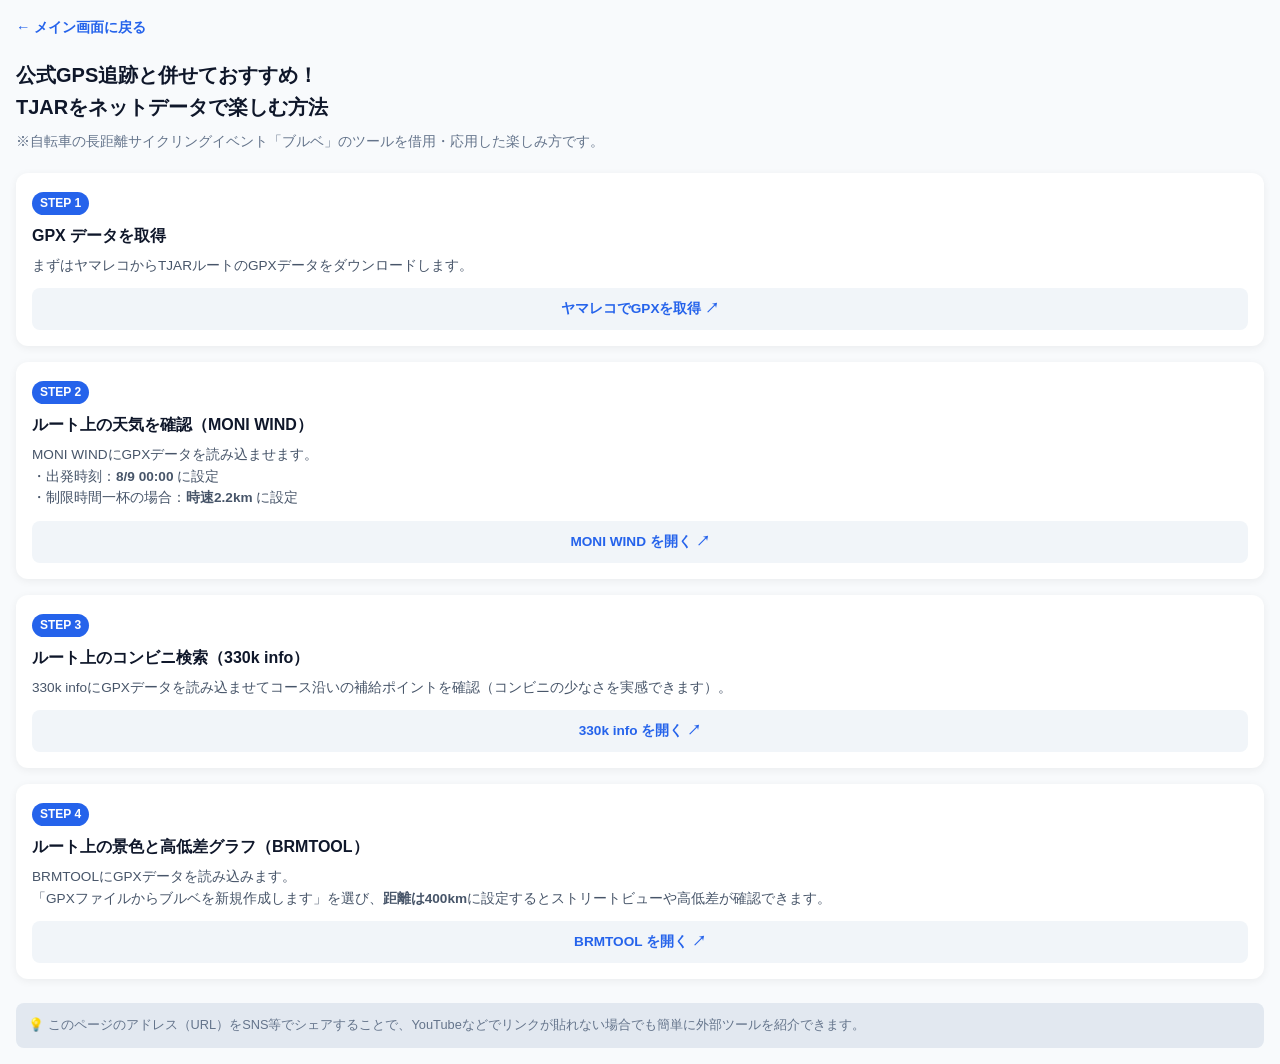
<file: tools.html>
<!DOCTYPE html>
<html lang="ja">
<head>

<!DOCTYPE html>
<html lang="ja">
<head>
  <!-- Google tag (gtag.js) -->
  <script async src="https://www.googletagmanager.com/gtag/js?id=G-6ZL1DZNBKM"></script>
  <script>
    window.dataLayer = window.dataLayer || [];
    function gtag(){dataLayer.push(arguments);}
    gtag('js', new Date());

    gtag('config', 'G-6ZL1DZNBKM');
  </script>
  
  <meta charset="UTF-8">
  <meta name="viewport" content="width=device-width, initial-scale=1.0">
  <title>TJARをネットデータで楽しむおすすめツール集</title>
  <style>
    body {
      font-family: -apple-system, BlinkMacSystemFont, "Segoe UI", Roboto, sans-serif;
      background-color: #f8fafc;
      color: #0f172a;
      margin: 0;
      padding: 16px;
      line-height: 1.6;
    }
    .header {
      display: flex;
      justify-content: space-between;
      align-items: center;
      margin-bottom: 20px;
    }
    .back-btn {
      text-decoration: none;
      color: #2563eb;
      font-weight: bold;
      font-size: 0.9rem;
    }
    h1 {
      font-size: 1.25rem;
      margin: 0 0 8px 0;
    }
    .subtitle {
      font-size: 0.85rem;
      color: #64748b;
      margin-bottom: 20px;
    }
    .card {
      background: #ffffff;
      border-radius: 12px;
      padding: 16px;
      margin-bottom: 16px;
      box-shadow: 0 2px 8px rgba(0,0,0,0.06);
    }
    .step-number {
      display: inline-block;
      background: #2563eb;
      color: white;
      font-size: 0.75rem;
      font-weight: bold;
      padding: 2px 8px;
      border-radius: 12px;
      margin-bottom: 8px;
    }
    .card-title {
      font-weight: bold;
      font-size: 1rem;
      margin-bottom: 6px;
    }
    .card-desc {
      font-size: 0.85rem;
      color: #475569;
      margin-bottom: 12px;
    }
    .tool-link {
      display: inline-block;
      width: 100%;
      text-align: center;
      padding: 10px 0;
      background: #f1f5f9;
      color: #2563eb;
      font-weight: bold;
      font-size: 0.85rem;
      border-radius: 8px;
      text-decoration: none;
      box-sizing: border-box;
    }
    .tool-link:hover {
      background: #e2e8f0;
    }
    .note {
      font-size: 0.8rem;
      color: #64748b;
      background: #e2e8f0;
      padding: 12px;
      border-radius: 8px;
      margin-top: 24px;
    }
  </style>
</head>
<body>

  <div class="header">
    <a href="index.html" class="back-btn">← メイン画面に戻る</a>
  </div>

  <h1>公式GPS追跡と併せておすすめ！<br>TJARをネットデータで楽しむ方法</h1>
  <div class="subtitle">※自転車の長距離サイクリングイベント「ブルベ」のツールを借用・応用した楽しみ方です。</div>

  <!-- Step 1 -->
  <div class="card">
    <span class="step-number">STEP 1</span>
    <div class="card-title">GPX データを取得</div>
    <div class="card-desc">まずはヤマレコからTJARルートのGPXデータをダウンロードします。</div>
    <a href="https://www.yamareco.com/modules/yamainfo/rtinfo.php?rtid=8819" target="_blank" rel="noopener" class="tool-link">ヤマレコでGPXを取得 ↗</a>
  </div>

  <!-- Step 2 -->
  <div class="card">
    <span class="step-number">STEP 2</span>
    <div class="card-title">ルート上の天気を確認（MONI WIND）</div>
    <div class="card-desc">
      MONI WINDにGPXデータを読み込ませます。<br>
      ・出発時刻：<b>8/9 00:00</b> に設定<br>
      ・制限時間一杯の場合：<b>時速2.2km</b> に設定
    </div>
    <a href="https://www.cannonball.jp/moniwind.html" target="_blank" rel="noopener" class="tool-link">MONI WIND を開く ↗</a>
  </div>

  <!-- Step 3 -->
  <div class="card">
    <span class="step-number">STEP 3</span>
    <div class="card-title">ルート上のコンビニ検索（330k info）</div>
    <div class="card-desc">330k infoにGPXデータを読み込ませてコース沿いの補給ポイントを確認（コンビニの少なさを実感できます）。</div>
    <a href="https://www.330k.info/software/gpx-nearby-search/" target="_blank" rel="noopener" class="tool-link">330k info を開く ↗</a>
  </div>

  <!-- Step 4 -->
  <div class="card">
    <span class="step-number">STEP 4</span>
    <div class="card-title">ルート上の景色と高低差グラフ（BRMTOOL）</div>
    <div class="card-desc">
      BRMTOOLにGPXデータを読み込みます。<br>
      「GPXファイルからブルベを新規作成します」を選び、<b>距離は400km</b>に設定するとストリートビューや高低差が確認できます。
    </div>
    <a href="https://brmtool.kantaro.org/" target="_blank" rel="noopener" class="tool-link">BRMTOOL を開く ↗</a>
  </div>

  <div class="note">
    💡 このページのアドレス（URL）をSNS等でシェアすることで、YouTubeなどでリンクが貼れない場合でも簡単に外部ツールを紹介できます。
  </div>

</body>
</html>
</file>
